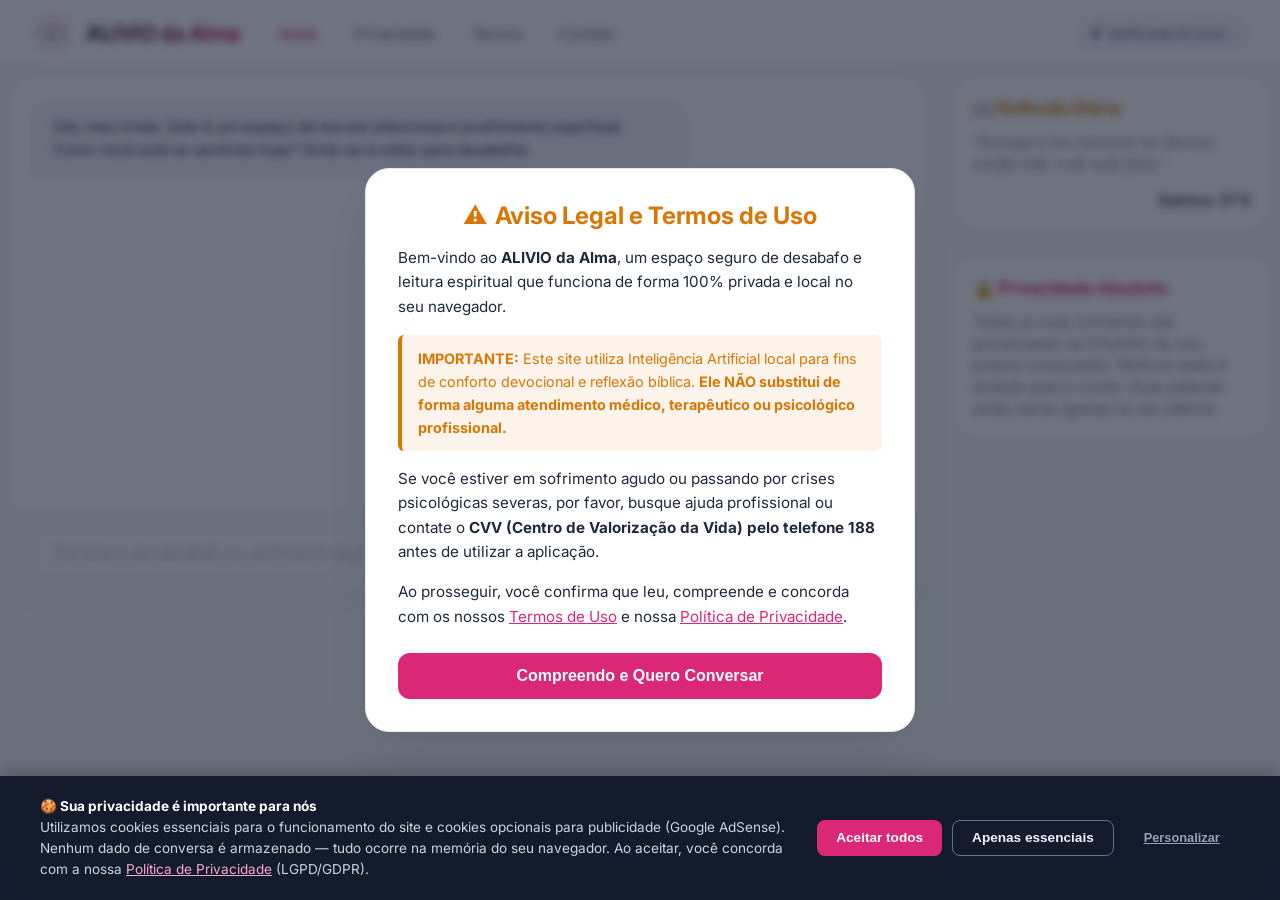
<file: index.html>
<!DOCTYPE html>
<html lang="pt-BR">
<head>
  <meta charset="UTF-8">
  <meta name="viewport" content="width=device-width, initial-scale=1.0">
  <title>ALIVIO da Alma — Apoio Emocional e Espiritual com IA Local</title>
  
  <!-- SEO Meta Tags -->
  <meta name="description" content="Espaço de desabafo silencioso e privado. Encontre apoio espiritual com IA local, escuta ativa e passagens bíblicas de conforto sem guardar dados.">
  <meta name="keywords" content="apoio espiritual, escuta ativa, biblia, conforto, window.ai, gemini nano, bem estar emocional">
  <meta name="robots" content="index, follow">
  <link rel="canonical" href="https://aliviodaalma.com.br/">
  
  <!-- Open Graph -->
  <meta property="og:type" content="website">
  <meta property="og:title" content="ALIVIO da Alma — Apoio Emocional e Espiritual com IA Local">
  <meta property="og:description" content="Espaço de desabafo silencioso e privado. Encontre apoio espiritual com IA local, escuta ativa e passagens bíblicas de conforto sem guardar dados.">
  <meta property="og:url" content="https://aliviodaalma.com.br/">
  <meta property="og:image" content="https://aliviodaalma.com.br/assets/og-image.jpg">

  <!-- Estilos e Favicon -->
  <link rel="stylesheet" href="style.css">
  <link rel="icon" type="image/svg+xml" href="favicon.svg">
  
  <!-- Correção para evitar que a tela balance/desalinhe ao abrir o teclado no celular -->
  <style>
    html, body {
      overflow-x: hidden !important;
      width: 100% !important;
      position: relative;
    }
    main {
      width: 100% !important;
      max-width: 100% !important;
      overflow-x: hidden !important;
      padding: 0.5rem !important;
    }
    .chat-container {
      height: calc(100vh - 200px) !important;
      max-height: 520px !important;
      min-height: 300px !important;
    }
    @media (max-width: 768px) {
      .sidebar {
        display: none !important;
      }
    }
  </style>
  
  <!-- Simulacao de Tags do Google Publisher Tag (GPT) para AdSense -->
  <script async src="https://securepubads.g.doubleclick.net/tag/js/gpt.js"></script>
  <script>
    window.googletag = window.googletag || {cmd: []};
    googletag.cmd.push(function() {
      googletag.defineSlot('/1234567/Alivio_Topo', [728, 90], 'gptTopAd').addService(googletag.pubads());
      googletag.defineSlot('/1234567/Alivio_Lateral', [300, 250], 'gptSidebarAd').addService(googletag.pubads());
      googletag.pubads().enableSingleRequest();
      googletag.enableServices();
    });
  </script>
</head>
<body>

  <!-- Modal de Aviso Legal (Disclaimer) - RN01 -->
  <div id="disclaimerOverlay" class="overlay">
    <div class="modal">
      <div class="modal-header">
        <span>⚠️</span> Aviso Legal e Termos de Uso
      </div>
      <div class="modal-body">
        <p>Bem-vindo ao <strong>ALIVIO da Alma</strong>, um espaço seguro de desabafo e leitura espiritual que funciona de forma 100% privada e local no seu navegador.</p>
        
        <div class="modal-warning-box">
          <strong>IMPORTANTE:</strong> Este site utiliza Inteligência Artificial local para fins de conforto devocional e reflexão bíblica. 
          <strong>Ele NÃO substitui de forma alguma atendimento médico, terapêutico ou psicológico profissional.</strong>
        </div>
        
        <p>Se você estiver em sofrimento agudo ou passando por crises psicológicas severas, por favor, busque ajuda profissional ou contate o <strong>CVV (Centro de Valorização da Vida) pelo telefone 188</strong> antes de utilizar a aplicação.</p>
        
        <p>Ao prosseguir, você confirma que leu, compreende e concorda com os nossos <a href="termos-de-uso.html" style="color: var(--color-accent); text-decoration: underline;" target="_blank">Termos de Uso</a> e nossa <a href="politica-de-privacidade.html" style="color: var(--color-accent); text-decoration: underline;" target="_blank">Política de Privacidade</a>.</p>
      </div>
      <button id="acceptDisclaimerBtn" class="modal-btn">Compreendo e Quero Conversar</button>
    </div>
  </div>

  <!-- Header -->
  <header>
    <div style="display: flex; align-items: center; gap: 2rem;">
      <a href="index.html" class="logo-container" style="text-decoration: none;">
        <img src="logo_alivio_alma.svg" alt="Logo ALIVIO da Alma" class="logo-img">
        <span class="logo-text">ALIVIO da Alma</span>
      </a>
      <nav class="header-nav">
        <a href="index.html" class="nav-link active">Início</a>
        <a href="politica-de-privacidade.html" class="nav-link">Privacidade</a>
        <a href="termos-de-uso.html" class="nav-link">Termos</a>
        <a href="contato.html" class="nav-link">Contato</a>
      </nav>
    </div>
    
    <!-- Badge de Status da IA (RN06) -->
    <div id="statusBadge" class="status-badge status-verifying">
      <span class="status-dot"></span>
      <span id="statusText">Verificando IA Local...</span>
    </div>
  </header>

  <!-- Bloco de Anuncio Topo (728x90) -->
  <div id="gptTopAd" class="ad-container ad-top">
    <img src="ad_banner_topo.svg" alt="Anúncio AdSense Topo">
  </div>

  <!-- Layout Principal -->
  <main>
    <!-- Coluna Esquerda: Chat -->
    <section style="display: flex; flex-direction: column; gap: 1rem;">
      <div class="chat-container">
        <!-- Area de Balões -->
        <div id="chatBox" class="chat-box">
          <div class="message bot">
            Olá, meu irmão. Este é um espaço de escuta silenciosa e acolhimento espiritual. Como você está se sentindo hoje? Sinta-se à voltar para desabafar.
          </div>
        </div>
        
        <!-- Area de Input -->
        <div class="input-area">
          <div class="input-container">
            <input type="text" id="chatInput" placeholder="Escreva o seu desabafo ou sentimento aqui..." disabled>
            <button id="sendBtn" class="send-btn" disabled>Conversar</button>
          </div>
        </div>
      </div>

      <!-- Painel explicativo de flags caso a IA esteja inativa -->
      <div id="flagsInstructions" class="flags-instructions" style="display: none;">
        <h3>Como ativar a IA Local no seu Google Chrome</h3>
        <p>O <strong>ALIVIO da Alma</strong> roda o Gemini Nano localmente no seu computador para garantir total privacidade. Siga estes passos simples para ativar o suporte no seu Chrome:</p>
        <ol>
          <li>Abra uma nova aba e acesse <span class="code-badge">chrome://flags/#optimization-guide-on-device-model</span>, mude para <strong>Enabled</strong> (selecione a opção de Bypass se disponível).</li>
          <li>Acesse <span class="code-badge">chrome://flags/#prompt-api-for-gemini-nano</span> e selecione <strong>Enabled</strong>.</li>
          <li>Reinicie o seu navegador Google Chrome.</li>
          <li>Acesse <span class="code-badge">chrome://components</span>, procure por "Optimization Guide On Device Model" e clique em "Verificar atualizações" para baixar o modelo (pode levar alguns minutos).</li>
        </ol>
      </div>
    </section>

    <!-- Coluna Direita: Sidebar -->
    <aside class="sidebar">
      <!-- Reflexão Diária -->
      <div class="card">
        <h3 class="card-title">📖 Reflexão Diária</h3>
        <div class="card-content reflection-text">
          "Entrega o teu caminho ao Senhor; confia nele, e ele tudo fará."
        </div>
        <div class="reflection-author">
          Salmos 37:5
        </div>
      </div>

      <!-- Bloco de Anuncio Lateral (300x250) -->
      <div id="gptSidebarAd" class="ad-container ad-sidebar">
        <img src="ad_banner_lateral.svg" alt="Anúncio AdSense Lateral">
      </div>

      <!-- Segurança e Privacidade -->
      <div class="card">
        <h3 class="card-title" style="color: var(--color-accent);">🔒 Privacidade Absoluta</h3>
        <p class="card-content">
          Todas as suas conversas são processadas na CPU/GPU do seu próprio computador. Nenhum dado é enviado para a nuvem. Suas palavras estão salvas apenas no seu silêncio.
        </p>
      </div>
    </aside>
  </main>

  <!-- Rodapé -->
  <footer>
    <div class="footer-links">
      <a href="index.html">Início</a>
      <a href="politica-de-privacidade.html">Política de Privacidade</a>
      <a href="termos-de-uso.html">Termos de Uso</a>
      <a href="contato.html">Contato</a>
    </div>
    <p>&copy; 2026 ALIVIO da Alma. Desenvolvido para apoio espiritual e bem-estar. IA operando localmente no navegador.</p>
  </footer>

  <script src="gdpr.js" defer></script>
  <script src="app.js"></script>
</body>
</html>
</file>
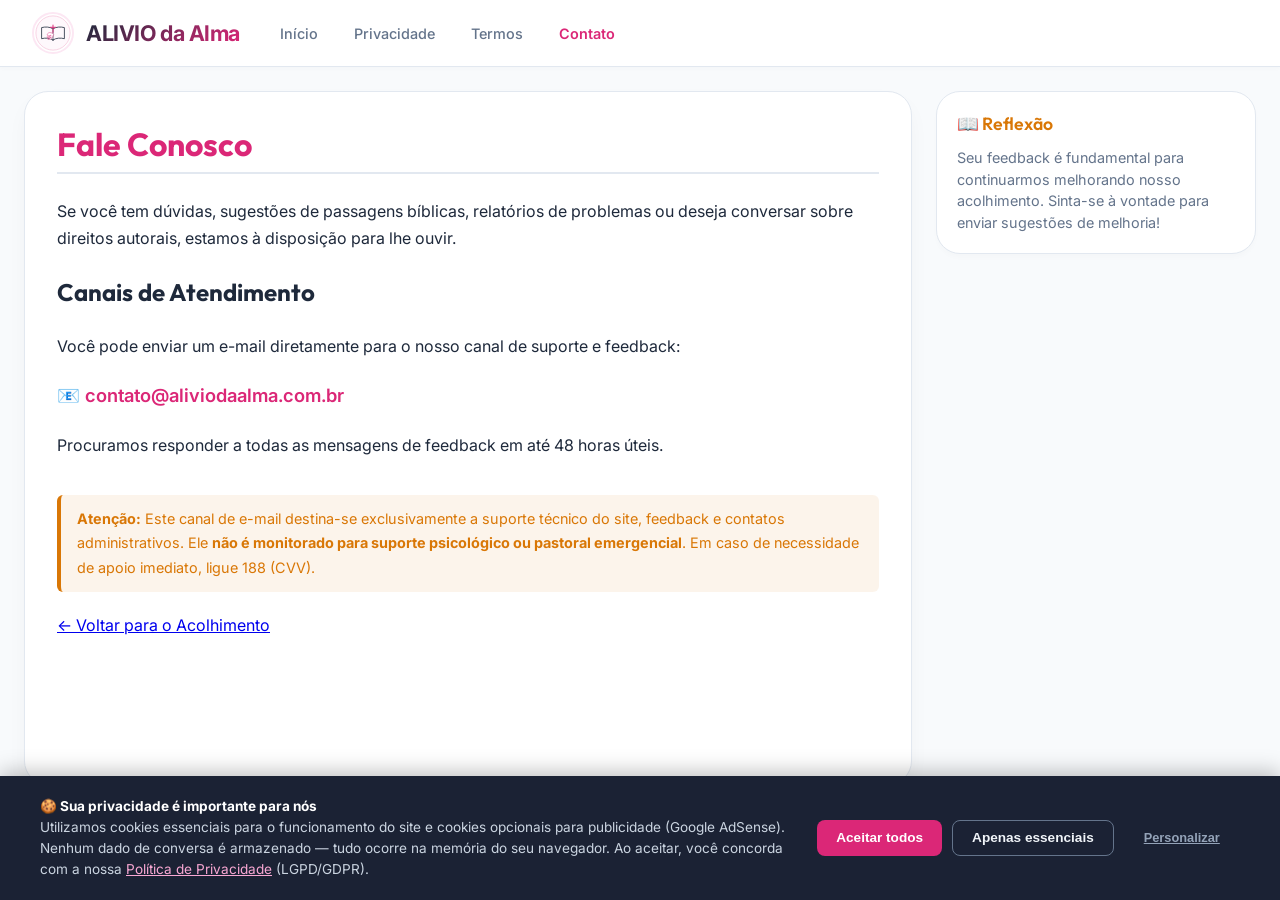
<file: contato.html>
<!DOCTYPE html>
<html lang="pt-BR">
<head>
  <meta charset="UTF-8">
  <meta name="viewport" content="width=device-width, initial-scale=1.0">
  <title>Contato — ALIVIO da Alma</title>
  <meta name="description" content="Entre em contato com a equipe do ALIVIO da Alma para suporte, feedback ou dúvidas.">
  <link rel="stylesheet" href="style.css">
  <link rel="icon" type="image/svg+xml" href="favicon.svg">
</head>
<body>
  <header>
    <div style="display: flex; align-items: center; gap: 2rem;">
      <a href="index.html" class="logo-container" style="text-decoration: none;">
        <img src="logo_alivio_alma.svg" alt="Logo ALIVIO da Alma" class="logo-img">
        <span class="logo-text">ALIVIO da Alma</span>
      </a>
      <nav class="header-nav">
        <a href="index.html" class="nav-link">Início</a>
        <a href="politica-de-privacidade.html" class="nav-link">Privacidade</a>
        <a href="termos-de-uso.html" class="nav-link">Termos</a>
        <a href="contato.html" class="nav-link active">Contato</a>
      </nav>
    </div>
  </header>

  <!-- Bloco de Anuncio Topo (728x90) -->
  <div id="gptTopAd" class="ad-container ad-top">
    <img src="ad_banner_topo.svg" alt="Anúncio AdSense Topo">
  </div>

  <main style="display: grid; grid-template-columns: 1fr 320px; max-width: 1440px; width: 100%; margin: 0 auto; padding: 1.5rem; gap: 1.5rem;">
    <div class="page-container" style="margin: 0; max-width: 100%;">
      <h1 class="page-title">Fale Conosco</h1>
      <div class="page-content">
        <p>Se você tem dúvidas, sugestões de passagens bíblicas, relatórios de problemas ou deseja conversar sobre direitos autorais, estamos à disposição para lhe ouvir.</p>
        
        <h2>Canais de Atendimento</h2>
        <p>Você pode enviar um e-mail diretamente para o nosso canal de suporte e feedback:</p>
        <p style="font-size: 1.15rem; font-weight: 600; color: var(--color-accent);">
          📧 <a href="mailto:contato@aliviodaalma.com.br" style="color: var(--color-accent); text-decoration: none;">contato@aliviodaalma.com.br</a>
        </p>

        <p>Procuramos responder a todas as mensagens de feedback em até 48 horas úteis.</p>
        
        <div class="modal-warning-box" style="margin-top: 1rem;">
          <strong>Atenção:</strong> Este canal de e-mail destina-se exclusivamente a suporte técnico do site, feedback e contatos administrativos. Ele <strong>não é monitorado para suporte psicológico ou pastoral emergencial</strong>. Em caso de necessidade de apoio imediato, ligue 188 (CVV).
        </div>

        <a href="index.html" class="back-btn">← Voltar para o Acolhimento</a>
      </div>
    </div>

    <!-- Barra Lateral Padronizada com Anúncio AdSense -->
    <aside class="sidebar">
      <div class="card">
        <h3 class="card-title">📖 Reflexão</h3>
        <p class="card-content">Seu feedback é fundamental para continuarmos melhorando nosso acolhimento. Sinta-se à vontade para enviar sugestões de melhoria!</p>
      </div>

      <div id="gptSidebarAd" class="ad-container ad-sidebar">
        <img src="ad_banner_lateral.svg" alt="Anúncio AdSense Lateral">
      </div>
    </aside>
  </main>

  <footer>
    <div class="footer-links">
      <a href="index.html">Início</a>
      <a href="politica-de-privacidade.html">Política de Privacidade</a>
      <a href="termos-de-uso.html">Termos de Uso</a>
      <a href="contato.html">Contato</a>
    </div>
    <p>&copy; 2026 ALIVIO da Alma (aliviodaalma.com.br). Todos os direitos reservados. IA operando localmente no navegador.</p>
  </footer>

  <script src="gdpr.js" defer></script>
</body>
</html>
</file>
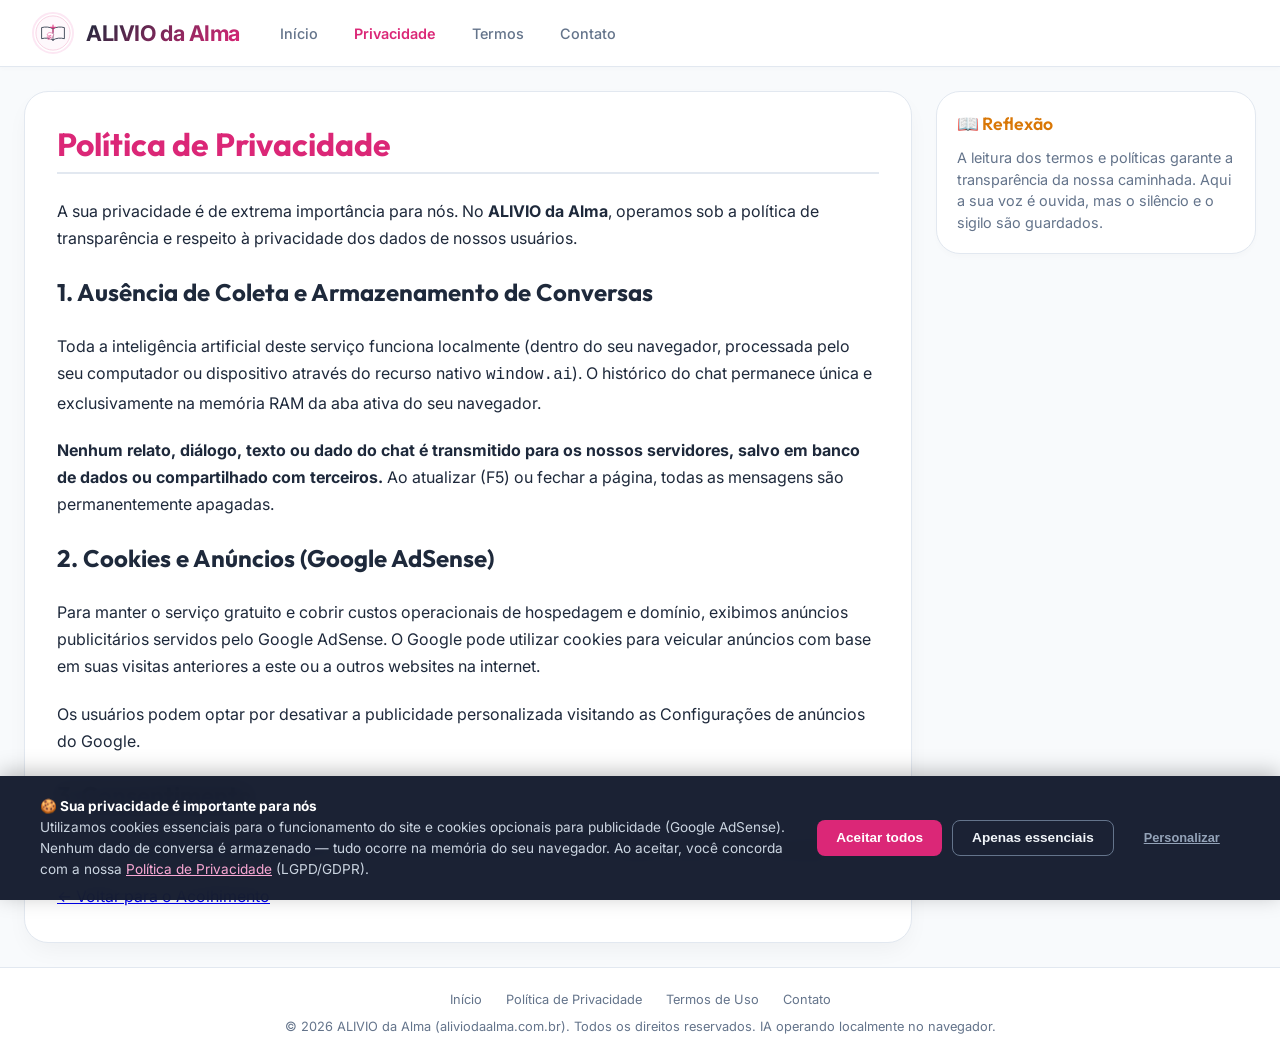
<file: politica-de-privacidade.html>
<!DOCTYPE html>
<html lang="pt-BR">
<head>
  <meta charset="UTF-8">
  <meta name="viewport" content="width=device-width, initial-scale=1.0">
  <title>Política de Privacidade — ALIVIO da Alma</title>
  <meta name="description" content="Política de privacidade de dados para o site de apoio emocional ALIVIO da Alma.">
  <link rel="stylesheet" href="style.css">
  <link rel="icon" type="image/svg+xml" href="favicon.svg">
</head>
<body>
  <header>
    <div style="display: flex; align-items: center; gap: 2rem;">
      <a href="index.html" class="logo-container" style="text-decoration: none;">
        <img src="logo_alivio_alma.svg" alt="Logo ALIVIO da Alma" class="logo-img">
        <span class="logo-text">ALIVIO da Alma</span>
      </a>
      <nav class="header-nav">
        <a href="index.html" class="nav-link">Início</a>
        <a href="politica-de-privacidade.html" class="nav-link active">Privacidade</a>
        <a href="termos-de-uso.html" class="nav-link">Termos</a>
        <a href="contato.html" class="nav-link">Contato</a>
      </nav>
    </div>
  </header>

  <!-- Bloco de Anuncio Topo (728x90) -->
  <div id="gptTopAd" class="ad-container ad-top">
    <img src="ad_banner_topo.svg" alt="Anúncio AdSense Topo">
  </div>

  <main style="display: grid; grid-template-columns: 1fr 320px; max-width: 1440px; width: 100%; margin: 0 auto; padding: 1.5rem; gap: 1.5rem;">
    <div class="page-container" style="margin: 0; max-width: 100%;">
      <h1 class="page-title">Política de Privacidade</h1>
      <div class="page-content">
        <p>A sua privacidade é de extrema importância para nós. No <strong>ALIVIO da Alma</strong>, operamos sob a política de transparência e respeito à privacidade dos dados de nossos usuários.</p>
        
        <h2>1. Ausência de Coleta e Armazenamento de Conversas</h2>
        <p>Toda a inteligência artificial deste serviço funciona localmente (dentro do seu navegador, processada pelo seu computador ou dispositivo através do recurso nativo <code>window.ai</code>). O histórico do chat permanece única e exclusivamente na memória RAM da aba ativa do seu navegador.</p>
        <p><strong>Nenhum relato, diálogo, texto ou dado do chat é transmitido para os nossos servidores, salvo em banco de dados ou compartilhado com terceiros.</strong> Ao atualizar (F5) ou fechar a página, todas as mensagens são permanentemente apagadas.</p>

        <h2>2. Cookies e Anúncios (Google AdSense)</h2>
        <p>Para manter o serviço gratuito e cobrir custos operacionais de hospedagem e domínio, exibimos anúncios publicitários servidos pelo Google AdSense. O Google pode utilizar cookies para veicular anúncios com base em suas visitas anteriores a este ou a outros websites na internet.</p>
        <p>Os usuários podem optar por desativar a publicidade personalizada visitando as Configurações de anúncios do Google.</p>

        <h2>3. Consentimento</h2>
        <p>Ao utilizar nosso site e interagir com o chat, você concorda com os termos desta Política de Privacidade.</p>

        <a href="index.html" class="back-btn">← Voltar para o Acolhimento</a>
      </div>
    </div>

    <!-- Barra Lateral Padronizada com Anúncio AdSense -->
    <aside class="sidebar">
      <div class="card">
        <h3 class="card-title">📖 Reflexão</h3>
        <p class="card-content">A leitura dos termos e políticas garante a transparência da nossa caminhada. Aqui a sua voz é ouvida, mas o silêncio e o sigilo são guardados.</p>
      </div>

      <div id="gptSidebarAd" class="ad-container ad-sidebar">
        <img src="ad_banner_lateral.svg" alt="Anúncio AdSense Lateral">
      </div>
    </aside>
  </main>

  <footer>
    <div class="footer-links">
      <a href="index.html">Início</a>
      <a href="politica-de-privacidade.html">Política de Privacidade</a>
      <a href="termos-de-uso.html">Termos de Uso</a>
      <a href="contato.html">Contato</a>
    </div>
    <p>&copy; 2026 ALIVIO da Alma (aliviodaalma.com.br). Todos os direitos reservados. IA operando localmente no navegador.</p>
  </footer>
  <script src="gdpr.js" defer></script>
</body>
</html>
</file>
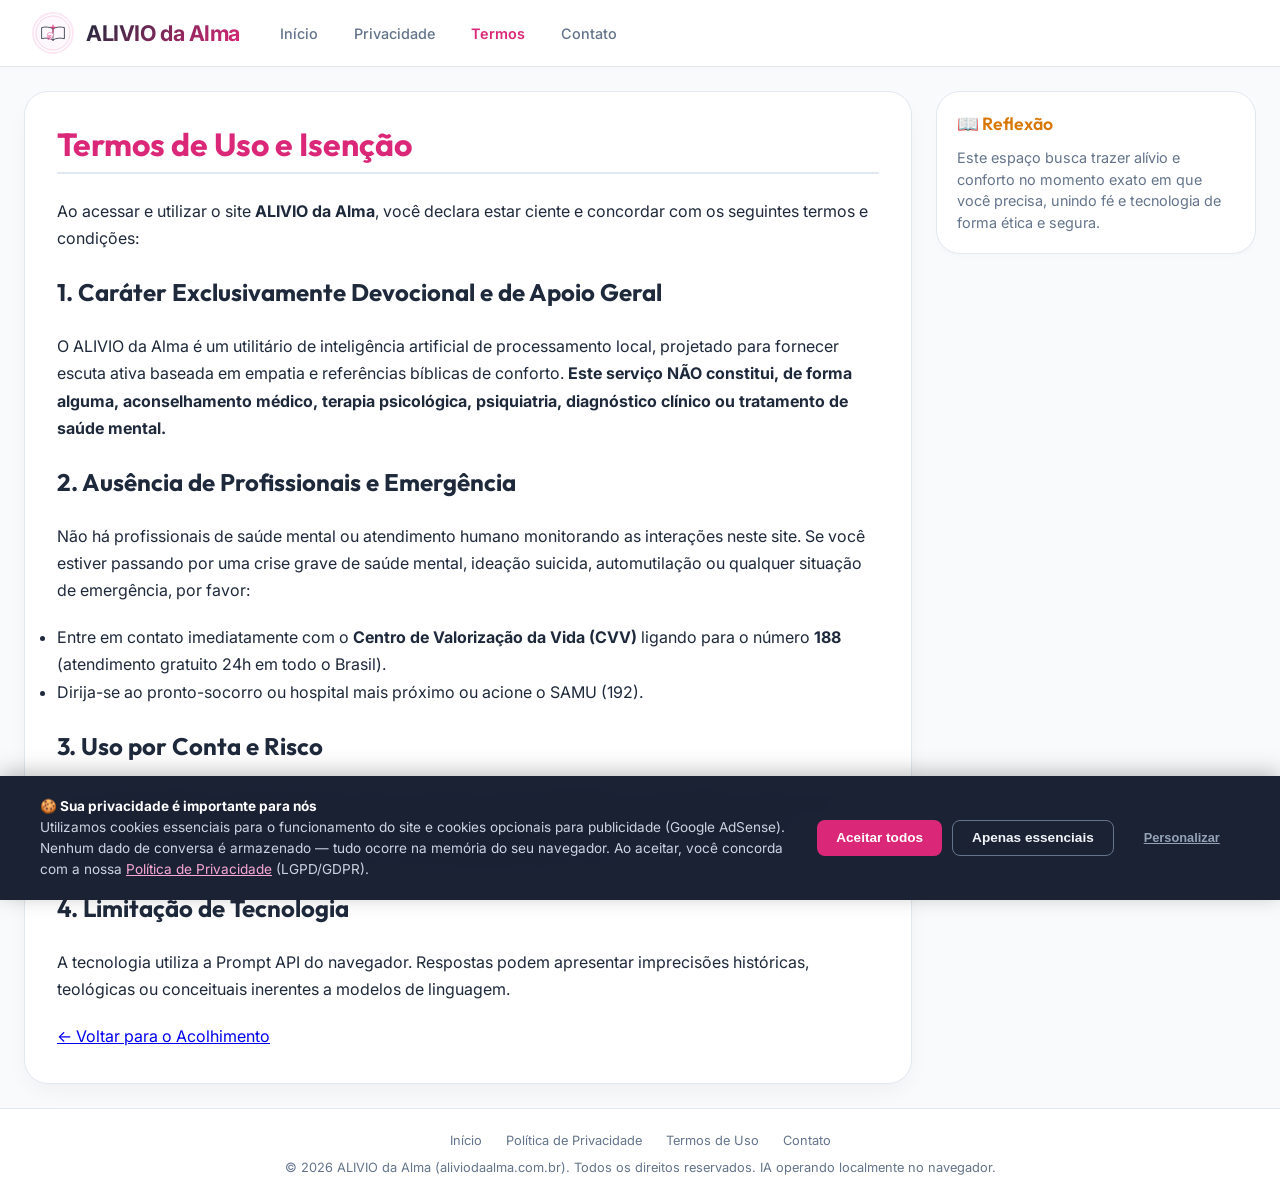
<file: termos-de-uso.html>
<!DOCTYPE html>
<html lang="pt-BR">
<head>
  <meta charset="UTF-8">
  <meta name="viewport" content="width=device-width, initial-scale=1.0">
  <title>Termos de Uso e Isenção de Responsabilidade — ALIVIO da Alma</title>
  <meta name="description" content="Termos de uso e isenção de responsabilidade médica e terapêutica para o site ALIVIO da Alma.">
  <link rel="stylesheet" href="style.css">
  <link rel="icon" type="image/svg+xml" href="favicon.svg">
</head>
<body>
  <header>
    <div style="display: flex; align-items: center; gap: 2rem;">
      <a href="index.html" class="logo-container" style="text-decoration: none;">
        <img src="logo_alivio_alma.svg" alt="Logo ALIVIO da Alma" class="logo-img">
        <span class="logo-text">ALIVIO da Alma</span>
      </a>
      <nav class="header-nav">
        <a href="index.html" class="nav-link">Início</a>
        <a href="politica-de-privacidade.html" class="nav-link">Privacidade</a>
        <a href="termos-de-uso.html" class="nav-link active">Termos</a>
        <a href="contato.html" class="nav-link">Contato</a>
      </nav>
    </div>
  </header>

  <!-- Bloco de Anuncio Topo (728x90) -->
  <div id="gptTopAd" class="ad-container ad-top">
    <img src="ad_banner_topo.svg" alt="Anúncio AdSense Topo">
  </div>

  <main style="display: grid; grid-template-columns: 1fr 320px; max-width: 1440px; width: 100%; margin: 0 auto; padding: 1.5rem; gap: 1.5rem;">
    <div class="page-container" style="margin: 0; max-width: 100%;">
      <h1 class="page-title">Termos de Uso e Isenção</h1>
      <div class="page-content">
        <p>Ao acessar e utilizar o site <strong>ALIVIO da Alma</strong>, você declara estar ciente e concordar com os seguintes termos e condições:</p>
        
        <h2>1. Caráter Exclusivamente Devocional e de Apoio Geral</h2>
        <p>O ALIVIO da Alma é um utilitário de inteligência artificial de processamento local, projetado para fornecer escuta ativa baseada em empatia e referências bíblicas de conforto. <strong>Este serviço NÃO constitui, de forma alguma, aconselhamento médico, terapia psicológica, psiquiatria, diagnóstico clínico ou tratamento de saúde mental.</strong></p>

        <h2>2. Ausência de Profissionais e Emergência</h2>
        <p>Não há profissionais de saúde mental ou atendimento humano monitorando as interações neste site. Se você estiver passando por uma crise grave de saúde mental, ideação suicida, automutilação ou qualquer situação de emergência, por favor:</p>
        <ul>
          <li>Entre em contato imediatamente com o <strong>Centro de Valorização da Vida (CVV)</strong> ligando para o número <strong>188</strong> (atendimento gratuito 24h em todo o Brasil).</li>
          <li>Dirija-se ao pronto-socorro ou hospital mais próximo ou acione o SAMU (192).</li>
        </ul>

        <h2>3. Uso por Conta e Risco</h2>
        <p>O uso deste software é inteiramente de sua livre escolha e responsabilidade. O proprietário do site e seus colaboradores não assumem responsabilidade por quaisquer consequências decorrentes, direta ou indiretamente, do uso ou interpretação das conversas geradas pela IA local.</p>

        <h2>4. Limitação de Tecnologia</h2>
        <p>A tecnologia utiliza a Prompt API do navegador. Respostas podem apresentar imprecisões históricas, teológicas ou conceituais inerentes a modelos de linguagem.</p>

        <a href="index.html" class="back-btn">← Voltar para o Acolhimento</a>
      </div>
    </div>

    <!-- Barra Lateral Padronizada com Anúncio AdSense -->
    <aside class="sidebar">
      <div class="card">
        <h3 class="card-title">📖 Reflexão</h3>
        <p class="card-content">Este espaço busca trazer alívio e conforto no momento exato em que você precisa, unindo fé e tecnologia de forma ética e segura.</p>
      </div>

      <div id="gptSidebarAd" class="ad-container ad-sidebar">
        <img src="ad_banner_lateral.svg" alt="Anúncio AdSense Lateral">
      </div>
    </aside>
  </main>

  <footer>
    <div class="footer-links">
      <a href="index.html">Início</a>
      <a href="politica-de-privacidade.html">Política de Privacidade</a>
      <a href="termos-de-uso.html">Termos de Uso</a>
      <a href="contato.html">Contato</a>
    </div>
    <p>&copy; 2026 ALIVIO da Alma (aliviodaalma.com.br). Todos os direitos reservados. IA operando localmente no navegador.</p>
  </footer>
  <script src="gdpr.js" defer></script>
</body>
</html>
</file>
<file: style.css>
/* style.css - Alívio da Alma Design System */

@import url('https://fonts.googleapis.com/css2?family=Outfit:wght@300;400;500;600;700&family=Inter:wght@300;400;500;600&display=swap');

:root {
  /* Cores e Tokens - Tema Claro Rosa & Cinza */
  --bg-main: #F8FAFC;      /* Fundo principal ultra claro */
  --bg-card: #FFFFFF;      /* Fundo dos cards puro branco */
  --bg-chat-user: #FCE7F3; /* Rosa claro suave (pink-100) */
  --bg-chat-bot: #F1F5F9;  /* Cinza claro/slate (slate-100) */
  --color-text: #1E293B;   /* Texto principal cinza escuro (slate-800) para excelente contraste */
  --color-muted: #64748B;  /* Cinza médio (slate-500) */
  --color-gold: #D97706;   /* Dourado/Amber mais escuro para leitura no fundo claro */
  --color-accent: #DB2777; /* Rosa escuro/pink ativo (pink-600) */
  --font-title: 'Outfit', sans-serif;
  --font-body: 'Inter', sans-serif;
}

* {
  box-sizing: border-box;
  margin: 0;
  padding: 0;
}

body {
  background-color: var(--bg-main);
  color: var(--color-text);
  font-family: var(--font-body);
  display: flex;
  flex-direction: column;
  min-height: 100vh;
  overflow-x: hidden;
}

h1, h2, h3, h4 {
  font-family: var(--font-title);
  color: var(--color-text);
}

/* Header */
header {
  background-color: var(--bg-card);
  border-bottom: 1px solid #E2E8F0;
  padding: 0.75rem 2rem;
  display: flex;
  justify-content: space-between;
  align-items: center;
  box-shadow: 0 2px 4px rgba(0,0,0,0.02);
}

.logo-container {
  display: flex;
  align-items: center;
  gap: 0.75rem;
}

.logo-img {
  width: 42px;
  height: 42px;
  object-fit: cover;
  border-radius: 50%;
  border: 2px solid var(--bg-chat-user);
}

.logo-text {
  font-size: 1.35rem;
  font-weight: 700;
  letter-spacing: -0.02em;
  background: linear-gradient(135deg, #1E293B 0%, var(--color-accent) 100%);
  -webkit-background-clip: text;
  -webkit-text-fill-color: transparent;
}

/* Menu de Navegação no Cabeçalho */
.header-nav {
  display: flex;
  gap: 1.25rem;
  align-items: center;
}

.nav-link {
  color: var(--color-muted);
  text-decoration: none;
  font-size: 0.9rem;
  font-weight: 500;
  transition: all 0.2s ease;
  padding: 0.25rem 0.5rem;
  border-radius: 0.375rem;
}

.nav-link:hover {
  color: var(--color-accent);
  background-color: rgba(219, 39, 119, 0.05);
}

.nav-link.active {
  color: var(--color-accent);
  font-weight: 600;
}

/* Badge de Status */
.status-badge {
  display: inline-flex;
  align-items: center;
  gap: 0.5rem;
  padding: 0.375rem 0.75rem;
  border-radius: 9999px;
  font-size: 0.75rem;
  font-weight: 600;
  background-color: #F1F5F9;
  border: 1px solid #E2E8F0;
  transition: all 0.3s ease;
}

.status-dot {
  width: 8px;
  height: 8px;
  border-radius: 50%;
  background-color: var(--color-muted);
}

/* Estados do Status */
.status-verifying { color: var(--color-muted); }
.status-verifying .status-dot { background-color: var(--color-muted); animation: pulse 1.5s infinite; }

.status-downloading { color: var(--color-gold); }
.status-downloading .status-dot { background-color: var(--color-gold); animation: pulse 1.5s infinite; }

.status-online { color: var(--color-accent); }
.status-online .status-dot { background-color: var(--color-accent); box-shadow: 0 0 8px var(--color-accent); }

.status-error { color: #EF4444; }
.status-error .status-dot { background-color: #EF4444; }

@keyframes pulse {
  0%, 100% { opacity: 0.4; }
  50% { opacity: 1; }
}

/* Layout Principal */
main {
  flex: 1;
  display: grid;
  grid-template-columns: 1fr 320px;
  max-width: 1440px;
  width: 100%;
  margin: 0 auto;
  padding: 1.5rem;
  gap: 1.5rem;
}




/* Container do Chat */
.chat-container {
  background-color: var(--bg-card);
  border-radius: 1.5rem;
  border: 1px solid #E2E8F0;
  display: flex;
  flex-direction: column;
  height: 600px;
  box-shadow: 0 10px 25px -5px rgba(0, 0, 0, 0.05);
}

.chat-box {
  flex: 1;
  overflow-y: auto;
  padding: 1.5rem;
  display: flex;
  flex-direction: column;
  gap: 1rem;
}

/* Custom Scrollbar */
.chat-box::-webkit-scrollbar {
  width: 6px;
}
.chat-box::-webkit-scrollbar-track {
  background: transparent;
}
.chat-box::-webkit-scrollbar-thumb {
  background: #475569;
  border-radius: 3px;
}

/* Balões de Mensagem */
.message {
  max-width: 75%;
  padding: 1rem 1.25rem;
  border-radius: 1.25rem;
  line-height: 1.5;
  font-size: 0.95rem;
  animation: fadeIn 0.3s ease-out;
}

@keyframes fadeIn {
  from { opacity: 0; transform: translateY(8px); }
  to { opacity: 1; transform: translateY(0); }
}

.message.user {
  align-self: flex-end;
  background-color: var(--bg-chat-user);
  color: #1E293B;
  font-weight: 500;
  border-bottom-right-radius: 0.25rem;
}

.message.bot {
  align-self: flex-start;
  background-color: var(--bg-chat-bot);
  color: var(--color-text);
  border-bottom-left-radius: 0.25rem;
}

.message.error {
  align-self: center;
  background-color: rgba(239, 68, 68, 0.15);
  border: 1px solid rgba(239, 68, 68, 0.3);
  color: #FCA5A5;
  max-width: 90%;
  text-align: center;
}

.message.warning {
  align-self: center;
  background-color: rgba(217, 119, 6, 0.08);
  border: 1px solid rgba(217, 119, 6, 0.2);
  color: var(--color-gold);
  max-width: 90%;
}

.message.warning a {
  color: var(--color-accent);
  font-weight: 600;
  text-decoration: underline;
}

/* Digitação */
.typing-indicator {
  display: flex;
  gap: 0.35rem;
  align-items: center;
  justify-content: center;
  padding: 0.5rem 0.25rem;
}

.typing-dot {
  width: 6px;
  height: 6px;
  border-radius: 50%;
  background-color: var(--color-muted);
  animation: bounce 1.4s infinite ease-in-out both;
}

.typing-dot:nth-child(1) { animation-delay: -0.32s; }
.typing-dot:nth-child(2) { animation-delay: -0.16s; }

@keyframes bounce {
  0%, 80%, 100% { transform: scale(0); }
  40% { transform: scale(1.0); }
}

/* Input Área */
.input-area {
  padding: 1rem 1.5rem;
  background-color: #F8FAFC;
  border-top: 1px solid #E2E8F0;
  border-bottom-left-radius: 1.5rem;
  border-bottom-right-radius: 1.5rem;
}

.input-container {
  display: flex;
  gap: 0.75rem;
}

.input-container input {
  flex: 1;
  background-color: #FFFFFF;
  border: 1px solid #E2E8F0;
  color: var(--color-text);
  padding: 0.875rem 1.25rem;
  border-radius: 0.75rem;
  outline: none;
  font-family: var(--font-body);
  font-size: 0.95rem;
  transition: all 0.2s ease;
}

.input-container input:focus {
  border-color: var(--bg-chat-user);
  box-shadow: 0 0 0 2px rgba(20, 184, 166, 0.2);
}

.input-container input:disabled {
  opacity: 0.5;
  cursor: not-allowed;
}

.send-btn {
  background-color: var(--color-accent);
  color: #FFFFFF;
  border: none;
  padding: 0 1.5rem;
  border-radius: 0.75rem;
  font-weight: 600;
  cursor: pointer;
  font-family: var(--font-body);
  transition: all 0.2s ease;
}

.send-btn:hover:not(:disabled) {
  background-color: var(--color-accent);
  transform: translateY(-1px);
}

.send-btn:disabled {
  opacity: 0.5;
  cursor: not-allowed;
}

/* Sidebar */
.sidebar {
  display: flex;
  flex-direction: column;
  gap: 1.5rem;
}

.card {
  background-color: var(--bg-card);
  border-radius: 1.5rem;
  border: 1px solid #E2E8F0;
  padding: 1.25rem;
  display: flex;
  flex-direction: column;
  gap: 0.75rem;
  box-shadow: 0 4px 6px -1px rgba(0, 0, 0, 0.02);
}

.card-title {
  font-size: 1.1rem;
  font-weight: 600;
  display: flex;
  align-items: center;
  gap: 0.5rem;
  color: var(--color-gold);
}

.card-content {
  font-size: 0.9rem;
  color: var(--color-muted);
  line-height: 1.5;
}

/* Reflexão Diária Card */
.reflection-text {
  font-style: italic;
}

.reflection-author {
  text-align: right;
  font-weight: 500;
  color: var(--color-text);
  margin-top: 0.25rem;
}

/* Ad Spaces */
.ad-container {
  display: flex;
  justify-content: center;
  align-items: center;
  background-color: #F1F5F9;
  border: 1px dashed #CBD5E1;
  border-radius: 0.5rem;
  color: var(--color-muted);
  font-size: 0.75rem;
  position: relative;
  overflow: hidden;
}

.ad-container img {
  width: 100%;
  height: 100%;
  object-fit: cover;
}

.ad-top {
  width: 728px;
  height: 90px;
  margin: 1rem auto 0 auto;
}

.ad-sidebar {
  width: 300px;
  height: 250px;
  align-self: center;
}

/* Painel de Configuração/Flags do Chrome */
.flags-instructions {
  background-color: #FFFFFF;
  border: 1px solid #E2E8F0;
  border-radius: 1rem;
  padding: 1.5rem;
  margin-top: 1rem;
  box-shadow: 0 4px 6px -1px rgba(0, 0, 0, 0.02);
}

.flags-instructions h3 {
  color: var(--color-gold);
  margin-bottom: 0.75rem;
}

.flags-instructions ol {
  padding-left: 1.25rem;
  display: flex;
  flex-direction: column;
  gap: 0.5rem;
  font-size: 0.9rem;
  color: var(--color-text);
}

.code-badge {
  background-color: #F1F5F9;
  padding: 0.125rem 0.375rem;
  border-radius: 0.25rem;
  font-family: monospace;
  border: 1px solid #E2E8F0;
  user-select: all;
  color: #0F172A;
}

/* Modal Disclaimer */
.overlay {
  position: fixed;
  top: 0;
  left: 0;
  width: 100%;
  height: 100%;
  background-color: rgba(15, 23, 42, 0.6);
  display: flex;
  justify-content: center;
  align-items: center;
  z-index: 9999;
  padding: 1.5rem;
  backdrop-filter: blur(4px);
}

.modal {
  background-color: var(--bg-card);
  border: 1px solid #E2E8F0;
  border-radius: 1.5rem;
  max-width: 550px;
  width: 100%;
  padding: 2rem;
  box-shadow: 0 25px 50px -12px rgba(0, 0, 0, 0.1);
  animation: scaleIn 0.3s ease-out;
}

@keyframes scaleIn {
  from { transform: scale(0.95); opacity: 0; }
  to { transform: scale(1); opacity: 1; }
}

.modal-header {
  font-size: 1.5rem;
  font-weight: 700;
  margin-bottom: 1rem;
  color: var(--color-gold);
  text-align: center;
  display: flex;
  justify-content: center;
  align-items: center;
  gap: 0.5rem;
}

.modal-body {
  font-size: 0.95rem;
  line-height: 1.6;
  color: var(--color-text);
  display: flex;
  flex-direction: column;
  gap: 1rem;
  margin-bottom: 1.5rem;
}

.modal-warning-box {
  background-color: rgba(217, 119, 6, 0.08);
  border-left: 4px solid var(--color-gold);
  padding: 0.75rem 1rem;
  border-radius: 0.375rem;
  font-size: 0.9rem;
  color: var(--color-gold);
}

.modal-btn {
  width: 100%;
  background-color: var(--color-accent);
  color: #FFFFFF;
  border: none;
  padding: 0.875rem;
  border-radius: 0.75rem;
  font-size: 1rem;
  font-weight: 700;
  cursor: pointer;
  transition: all 0.2s ease;
}

.modal-btn:hover {
  background-color: #BE185D;
}

/* Rodapé */
footer {
  margin-top: auto;
  background-color: #FFFFFF;
  border-top: 1px solid #E2E8F0;
  padding: 1.5rem 2rem;
  text-align: center;
  font-size: 0.8rem;
  color: var(--color-muted);
}

.footer-links {
  display: flex;
  justify-content: center;
  gap: 1.5rem;
  margin-bottom: 0.75rem;
  flex-wrap: wrap;
}

.footer-links a {
  color: var(--color-muted);
  text-decoration: none;
  transition: color 0.2s ease;
}

.footer-links a:hover {
  color: var(--color-accent);
}

/* Estilo para as páginas de termos, política e contato */
.page-container {
  max-width: 800px;
  width: 100%;
  margin: 3rem auto;
  padding: 2rem;
  background-color: var(--bg-card);
  border: 1px solid #E2E8F0;
  border-radius: 1.5rem;
  box-shadow: 0 10px 25px -5px rgba(0, 0, 0, 0.05);
}

.page-title {
  font-size: 2rem;
  font-weight: 700;
  margin-bottom: 1.5rem;
  color: var(--color-accent);
  border-bottom: 2px solid #E2E8F0;
  padding-bottom: 0.5rem;
}

.page-content {
  line-height: 1.7;
  display: flex;
  flex-direction: column;
  gap: 1.25rem;
  font-size: 1rem;
}

.page-content p {
  color: var(--color-text);
}
</file>
